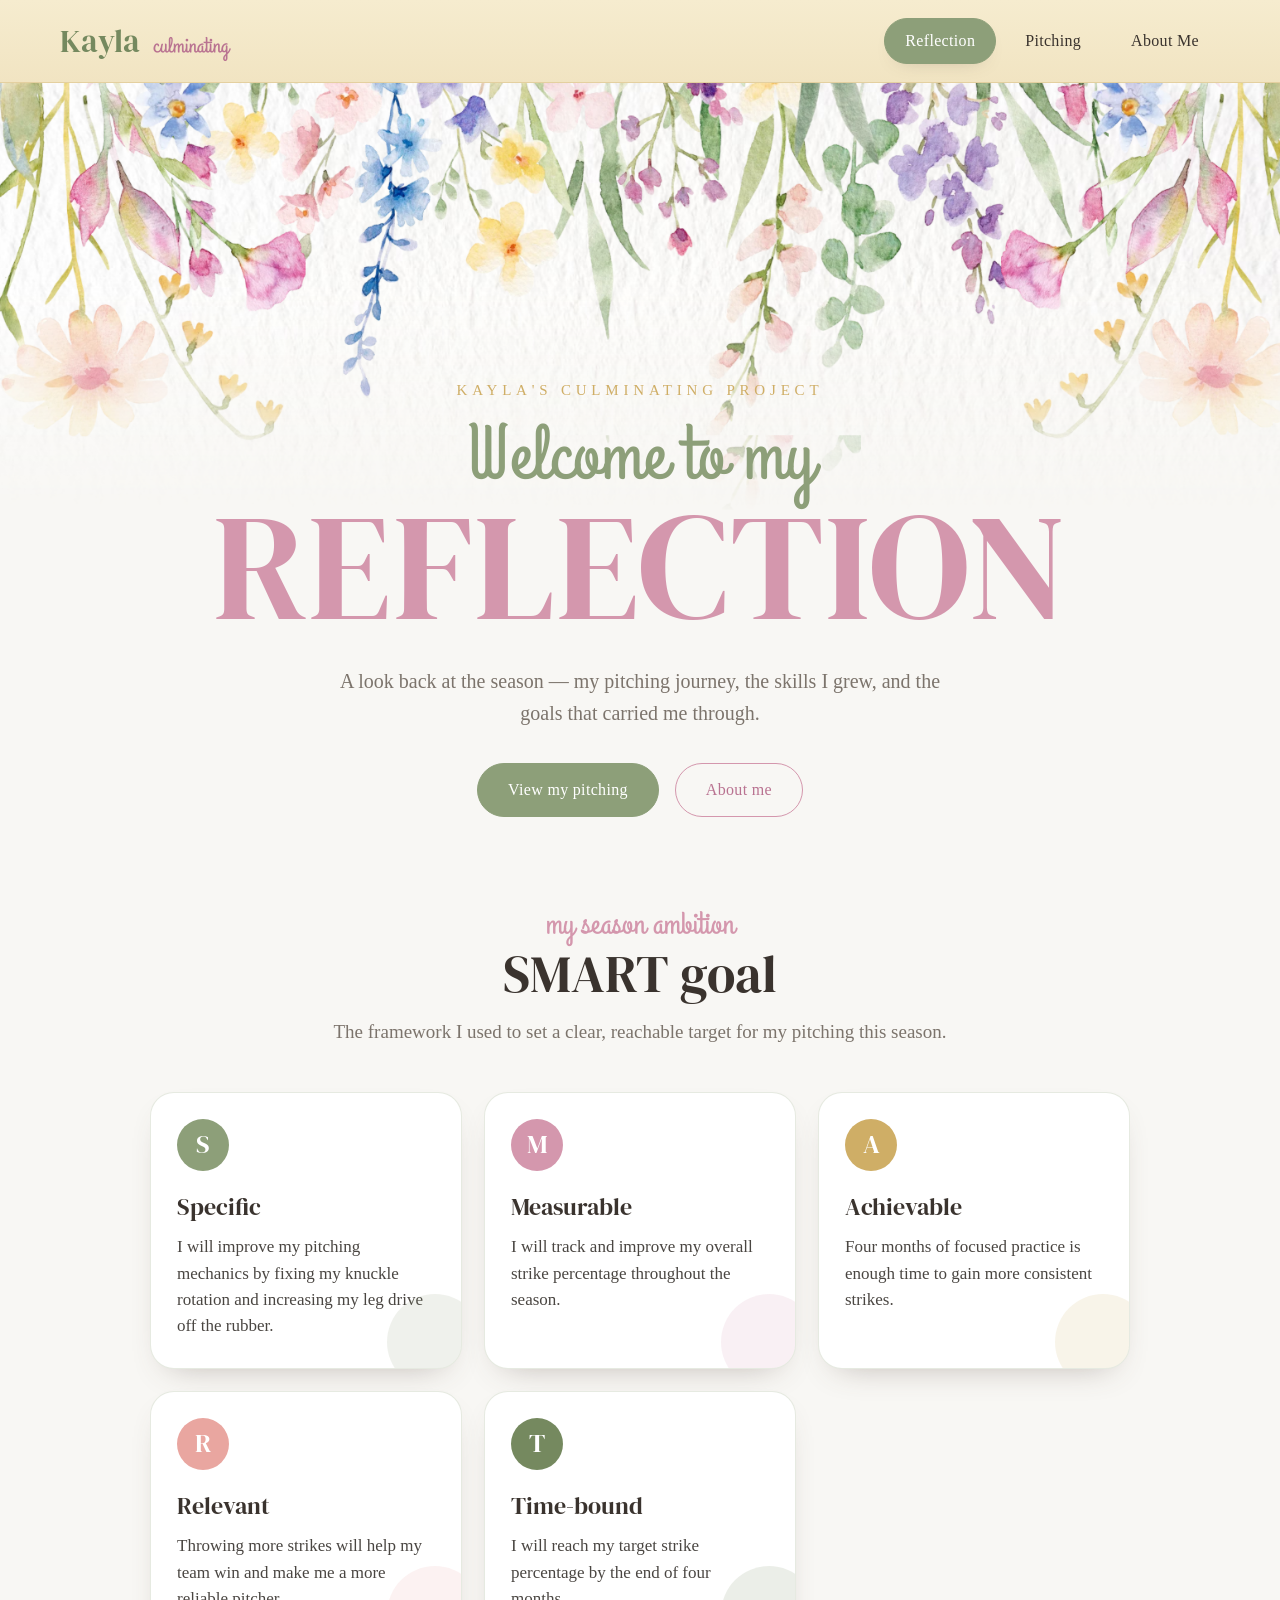
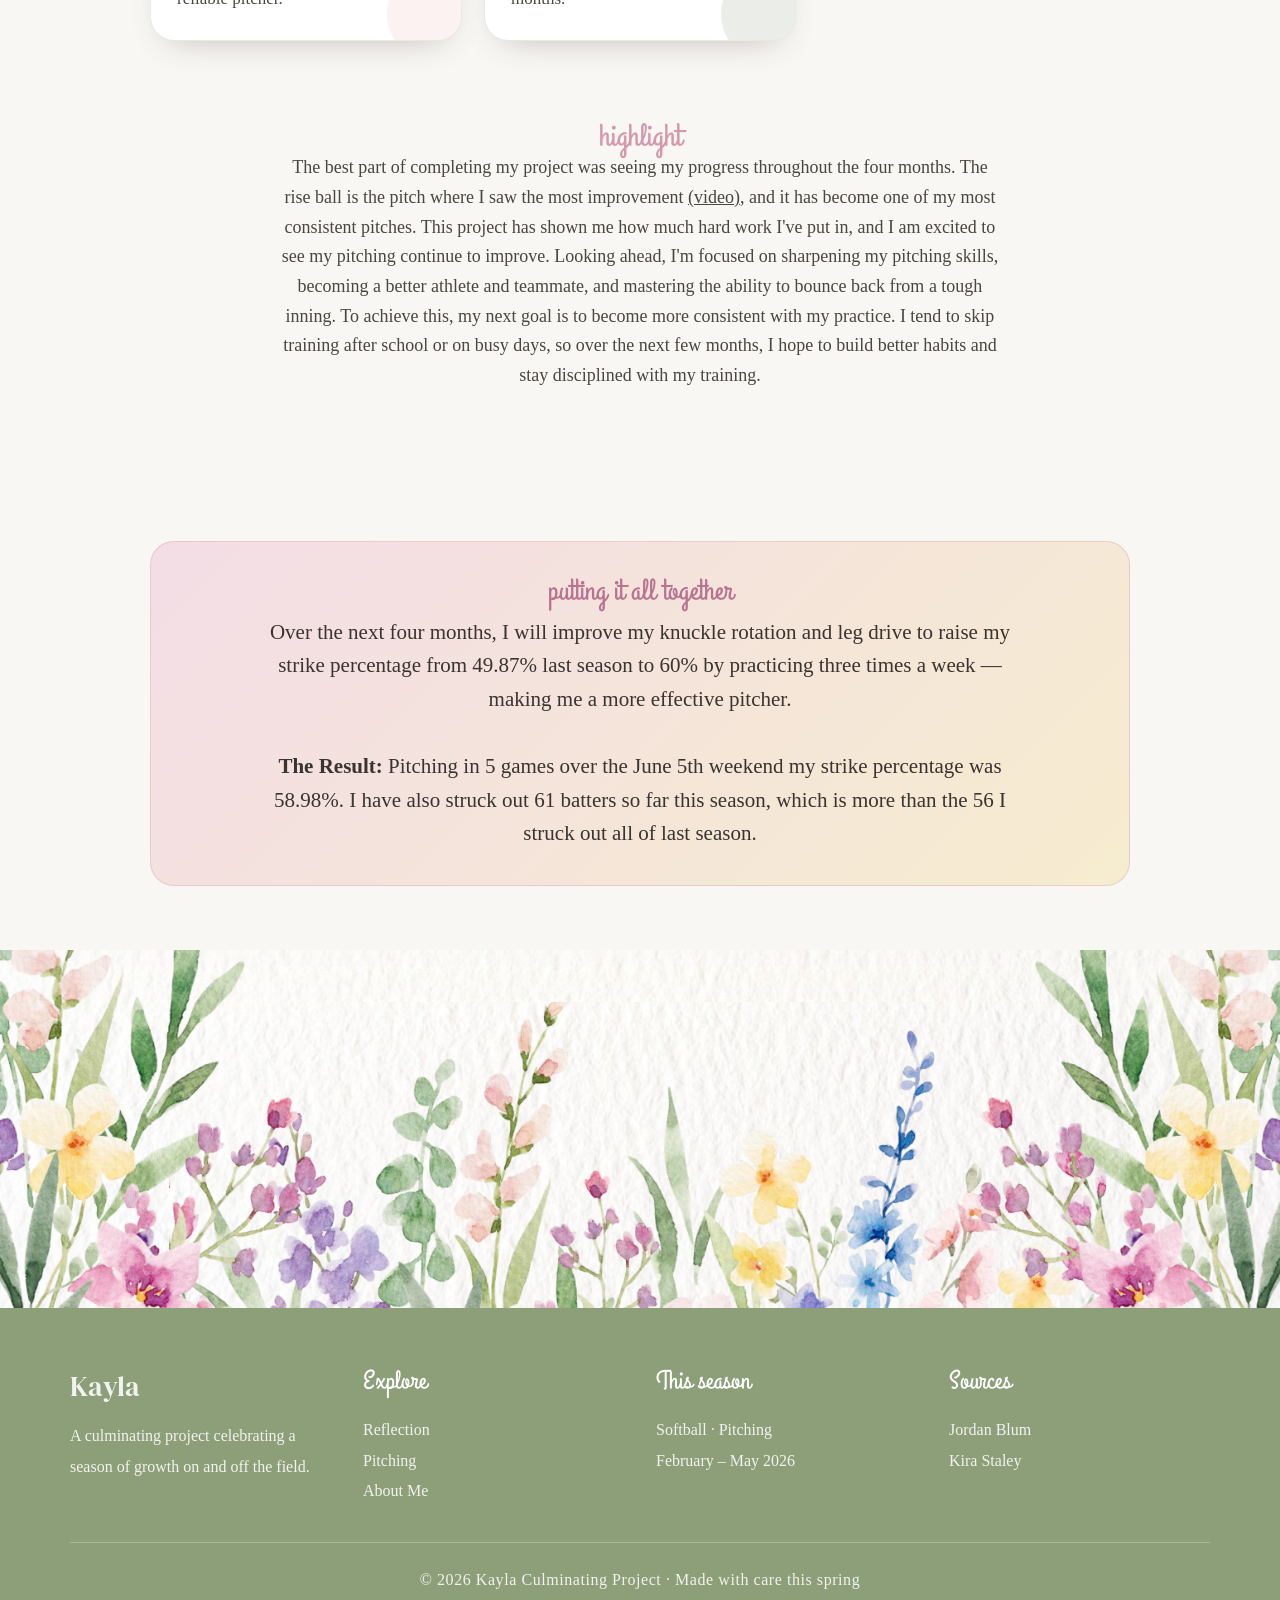
<file: index.html>
<!DOCTYPE html>
<html lang="en">
<head>
    <meta charset="UTF-8">
    <meta name="viewport" content="width=device-width, initial-scale=1.0">
    <title>Reflection — Kayla's Culminating Project</title>
    <link rel="preconnect" href="https://fonts.googleapis.com">
    <link rel="preconnect" href="https://fonts.gstatic.com" crossorigin>
    <link href="https://fonts.googleapis.com/css2?family=DM+Serif+Display:ital@0;1&family=Grand+Hotel&display=swap" rel="stylesheet">
    <link rel="stylesheet" href="styles.css">
</head>
<body>
    <nav class="nav">
        <div class="nav-container">
            <a href="index.html" class="nav-logo" style="text-decoration:none;">Kayla <span class="logo-script">culminating</span></a>
            <ul class="nav-menu">
                <li><a href="index.html" class="nav-link active">Reflection</a></li>
                <li><a href="pitching.html" class="nav-link">Pitching</a></li>
                <li><a href="about-me.html" class="nav-link">About Me</a></li>
            </ul>
        </div>
    </nav>

    <main class="main-content">
        <!-- Floral hero -->
        <section class="hero">
            <div class="hero-inner container" id="hero-content">
                <p class="kicker">Loading...</p>
                <p class="hero-script"></p>
                <h1 class="hero-title"></h1>
                <p class="hero-sub"></p>
                <div class="hero-cta">
                    <a href="pitching.html" class="btn btn-primary">View my pitching</a>
                    <a href="about-me.html" class="btn btn-rose">About me</a>
                </div>
            </div>
        </section>

        <!-- SMART goal -->
        <section class="section">
            <div class="section-head" id="smart-header">
                <p class="section-eyebrow">Loading...</p>
                <h2 class="section-title"></h2>
                <p class="section-lead"></p>
            </div>

            <div class="smart-grid" id="smart-cards">
                <!-- SMART cards will be loaded here -->
            </div>

        </section>

        <!-- Reflection -->
        <section class="section">
            <div class="section-head" id="highlight">
                <p class="section-highlight">Loading...</p>
                <p class="hero-sub2"></p>
            </div>
        </section>

        <!-- SMART summary -->
        <section class="section">
            <div class="smart-summary" id="smart-summary">
                <p class="label">Loading...</p>
                <p></p>
            </div>
        </section>        

        <div class="floral-band"></div>
    </main>

    <footer class="footer">
        <div class="footer-inner">
            <div>
                <p class="foot-logo">Kayla</p>
                <p>A culminating project celebrating a season of growth on and off the field.</p>
            </div>
            <div>
                <h4>Explore</h4>
                <a href="index.html">Reflection</a>
                <a href="pitching.html">Pitching</a>
                <a href="about-me.html">About Me</a>
            </div>
            <div>
                <h4>This season</h4>
                <p>Softball · Pitching</p>
                <p>February – May 2026</p>
            </div>
            <div>
                <h4>Sources</h4>
                <p>Jordan Blum</p>
                <a href="https://www.tincherpitching.com/british-columbia/kirastaley">Kira Staley</a>
            </div>
        </div>
        <div class="footer-bottom">
            <p>&copy; 2026 Kayla Culminating Project · Made with care this spring</p>
        </div>
    </footer>

    <script>
    // Load hero content
    fetch('content/hero.txt')
        .then(response => response.text())
        .then(text => {
            const content = {};
            text.split('\n').forEach(line => {
                if (line.includes(':')) {
                    const [key, ...valueParts] = line.split(':');
                    content[key.trim()] = valueParts.join(':').trim();
                }
            });

            const hero = document.getElementById('hero-content');
            hero.querySelector('.kicker').textContent = content.kicker || '';
            hero.querySelector('.hero-script').textContent = content.script || '';
            hero.querySelector('.hero-title').textContent = content.title || '';
            hero.querySelector('.hero-sub').textContent = content.subtitle || '';
        })
        .catch(err => console.error('Error loading hero:', err));

    // Load SMART section header
    fetch('content/smart-section.txt')
        .then(response => response.text())
        .then(text => {
            const content = {};
            text.split('\n').forEach(line => {
                if (line.includes(':')) {
                    const [key, ...valueParts] = line.split(':');
                    content[key.trim()] = valueParts.join(':').trim();
                }
            });

            const header = document.getElementById('smart-header');
            header.querySelector('.section-eyebrow').textContent = content.eyebrow || '';
            header.querySelector('.section-title').textContent = content.title || '';
            header.querySelector('.section-lead').textContent = content.lead || '';
        })
        .catch(err => console.error('Error loading section header:', err));

    // Load SMART goal cards
    fetch('content/smart-goals.txt')
        .then(response => response.text())
        .then(text => {
            const cards = text.split('\n').filter(line => line.trim());
            const colorClasses = ['c-sage', 'c-rose', 'c-gold', 'c-blush', 'c-green'];
            let html = '';

            cards.forEach((line, index) => {
                const [letter, title, description] = line.split('|');
                const colorClass = colorClasses[index] || 'c-sage';
                html += `
                    <div class="smart-card">
                        <div class="badge ${colorClass}">${letter}</div>
                        <h3>${title}</h3>
                        <p>${description}</p>
                        <span class="tail ${colorClass}"></span>
                    </div>
                `;
            });

            document.getElementById('smart-cards').innerHTML = html;
        })
        .catch(err => console.error('Error loading SMART cards:', err));

    // Load highlight
    fetch('content/highlight.txt')
        .then(response => response.text())
        .then(text => {
            const content = {};
            text.split('\n').forEach(line => {
                if (line.includes(':')) {
                    const [key, ...valueParts] = line.split(':');
                    content[key.trim()] = valueParts.join(':').trim();
                }
            });

            const summary = document.getElementById('highlight');
            summary.querySelector('.section-highlight').textContent = content.label || '';
            summary.querySelector('.hero-sub2').innerHTML = content.reflection || '';
        })
        .catch(err => console.error('Error loading summary:', err));

    // Load SMART summary
    fetch('content/smart-summary.txt')
        .then(response => response.text())
        .then(text => {
            const content = {};
            text.split('\n').forEach(line => {
                if (line.includes(':')) {
                    const [key, ...valueParts] = line.split(':');
                    content[key.trim()] = valueParts.join(':').trim();
                }
            });

            const summary = document.getElementById('smart-summary');
            summary.querySelector('.label').textContent = content.label || '';
            summary.querySelectorAll('p')[1].innerHTML = content.reflection || '';
        })
        .catch(err => console.error('Error loading summary:', err));
    </script>
</body>
</html>
</file>
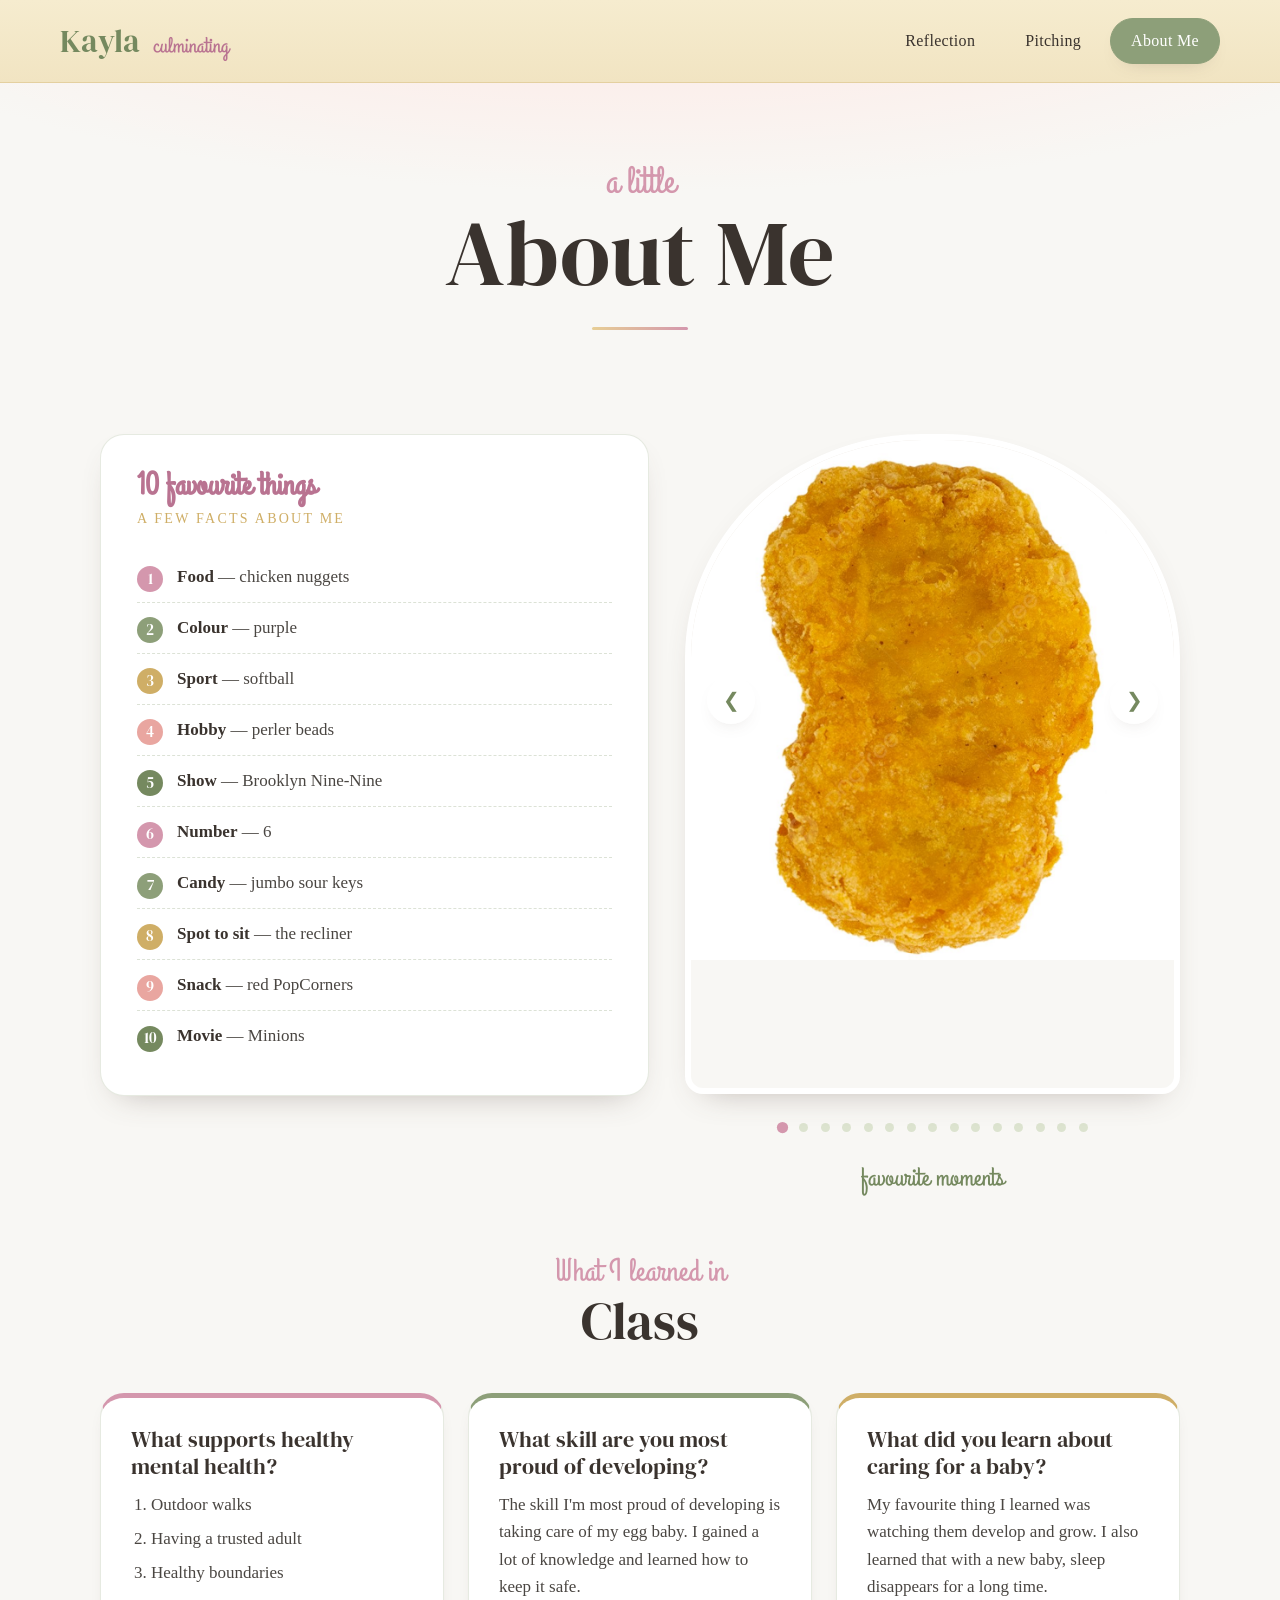
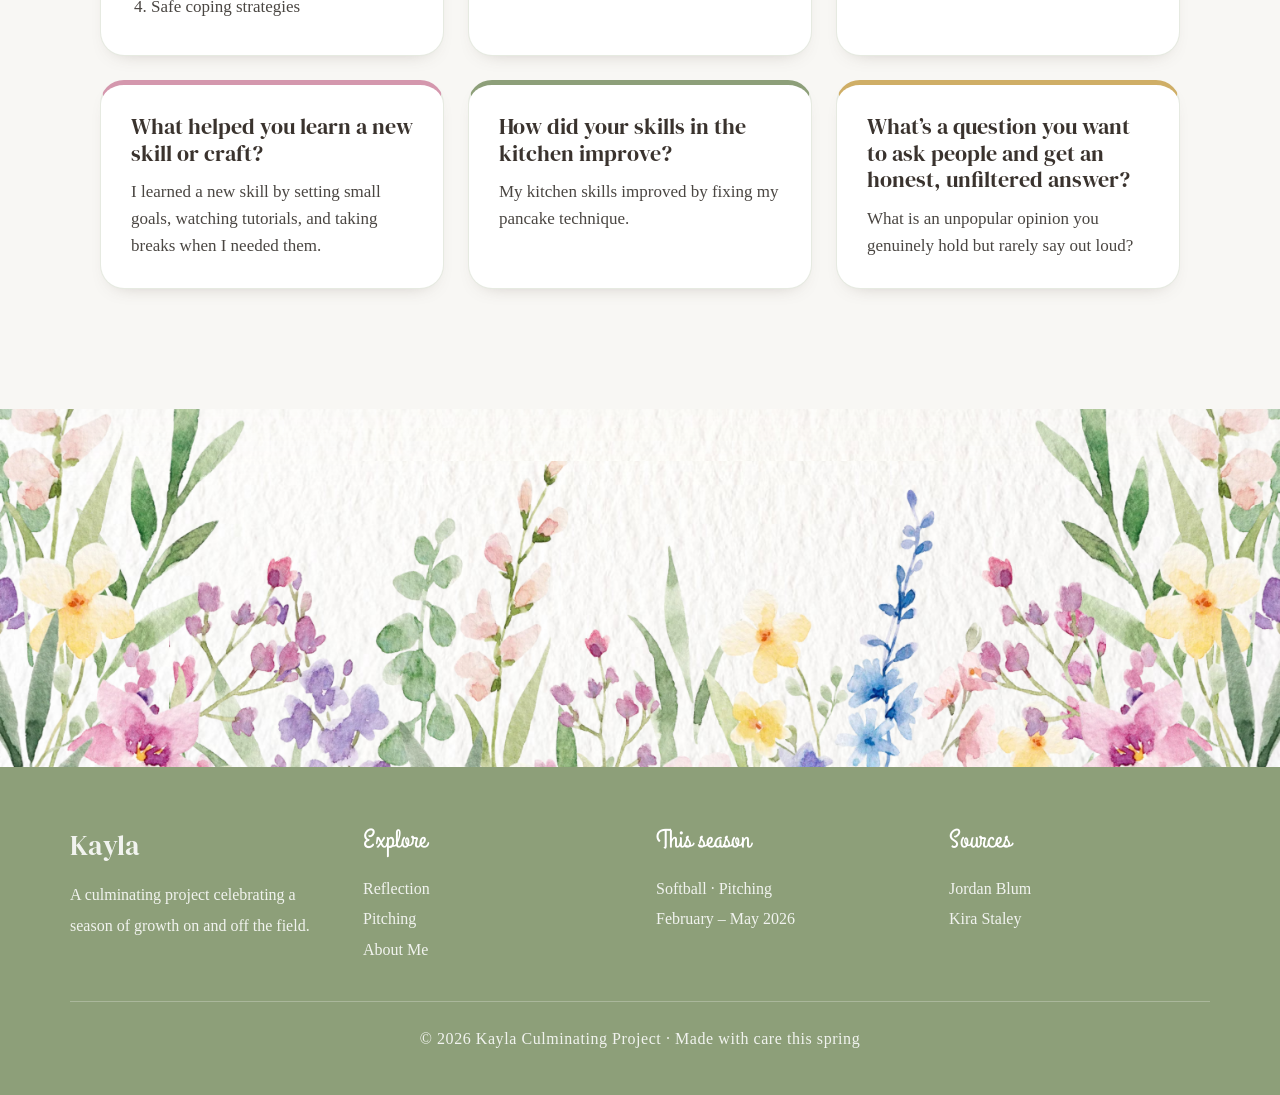
<file: about-me.html>
<!DOCTYPE html>
<html lang="en">
<head>
    <meta charset="UTF-8">
    <meta name="viewport" content="width=device-width, initial-scale=1.0">
    <title>About Me — Kayla's Culminating Project</title>
    <link rel="preconnect" href="https://fonts.googleapis.com">
    <link rel="preconnect" href="https://fonts.gstatic.com" crossorigin>
    <link href="https://fonts.googleapis.com/css2?family=DM+Serif+Display:ital@0;1&family=Grand+Hotel&display=swap" rel="stylesheet">
    <link rel="stylesheet" href="styles.css">
</head>
<body>
    <nav class="nav">
        <div class="nav-container">
            <a href="index.html" class="nav-logo" style="text-decoration:none;">Kayla <span class="logo-script">culminating</span></a>
            <ul class="nav-menu">
                <li><a href="index.html" class="nav-link">Reflection</a></li>
                <li><a href="pitching.html" class="nav-link">Pitching</a></li>
                <li><a href="about-me.html" class="nav-link active">About Me</a></li>
            </ul>
        </div>
    </nav>

    <main class="main-content">
        <section class="page-banner">
            <p class="eyebrow">a little</p>
            <h1 class="page-title">About Me</h1>
            <div class="rule"></div>
        </section>

        <section class="section">
            <!-- Facts + tall visual -->
            <div class="about-top">
                <div class="facts-card">
                    <h3>10 favourite things</h3>
                    <p class="sub">a few facts about me</p>
                    <ul class="facts-list">
                        <li><span class="n c-rose">1</span><span><span class="label">Food</span> — chicken nuggets</span></li>
                        <li><span class="n c-sage">2</span><span><span class="label">Colour</span> — purple</span></li>
                        <li><span class="n c-gold">3</span><span><span class="label">Sport</span> — softball</span></li>
                        <li><span class="n c-blush">4</span><span><span class="label">Hobby</span> — perler beads</span></li>
                        <li><span class="n c-green">5</span><span><span class="label">Show</span> — Brooklyn Nine-Nine</span></li>
                        <li><span class="n c-rose">6</span><span><span class="label">Number</span> — 6</span></li>
                        <li><span class="n c-sage">7</span><span><span class="label">Candy</span> — jumbo sour keys</span></li>
                        <li><span class="n c-gold">8</span><span><span class="label">Spot to sit</span> — the recliner</span></li>
                        <li><span class="n c-blush">9</span><span><span class="label">Snack</span> — red PopCorners</span></li>
                        <li><span class="n c-green">10</span><span><span class="label">Movie</span> — Minions</span></li>
                    </ul>
                </div>

                <div class="about-visual">
                    <div class="tall-frame">
                        <div class="carousel-slide">
                            <img src="media/IMG_2444.JPG" alt="Photo 1" class="carousel-img active" >
                            <img src="media/IMG_2445.JPG" alt="Photo 2" class="carousel-img">
                            <img src="media/IMG_2446.JPG" alt="Photo 3" class="carousel-img">
                            <img src="media/IMG_2448.JPG" alt="Photo 4" class="carousel-img">
                            <img src="media/IMG_2449.JPG" alt="Photo 5" class="carousel-img">
                            <img src="media/IMG_2450.JPG" alt="Photo 6" class="carousel-img">
                            <img src="media/IMG_2451.JPG" alt="Photo 7" class="carousel-img">
                            <img src="media/IMG_2452.JPG" alt="Photo 8" class="carousel-img">
                            <img src="media/IMG_2453.JPG" alt="Photo 9" class="carousel-img">
                            <img src="media/IMG_2454.JPG" alt="Photo 10" class="carousel-img">
                            <button class="carousel-btn prev" onclick="changeSlide(-1)" aria-label="Previous">&#10094;</button>
                            <button class="carousel-btn next" onclick="changeSlide(1)" aria-label="Next">&#10095;</button>
                        </div>
                    </div>
                    <div class="carousel-dots">
                        <span class="dot active" onclick="currentSlide(1)"></span>
                        <span class="dot" onclick="currentSlide(2)"></span>
                        <span class="dot" onclick="currentSlide(3)"></span>
                        <span class="dot" onclick="currentSlide(4)"></span>
                        <span class="dot" onclick="currentSlide(5)"></span>
                        <span class="dot" onclick="currentSlide(6)"></span>
                        <span class="dot" onclick="currentSlide(7)"></span>
                        <span class="dot" onclick="currentSlide(8)"></span>
                        <span class="dot" onclick="currentSlide(9)"></span>
                        <span class="dot" onclick="currentSlide(10)"></span>
                        <span class="dot" onclick="currentSlide(11)"></span>
                        <span class="dot" onclick="currentSlide(12)"></span>
                        <span class="dot" onclick="currentSlide(13)"></span>
                        <span class="dot" onclick="currentSlide(14)"></span>
                        <span class="dot" onclick="currentSlide(15)"></span>
                    </div>
                    <p class="cap">favourite moments</p>
                </div>
            </div>

            <!-- Q&A -->
            <div class="qa-section">
                <div class="section-head">
                    <p class="section-eyebrow">What I learned in</p>
                    <h2 class="section-title">Class</h2>
                </div>
                <div class="qa-grid">
                    <div class="qa-box">
                        <h3>What supports healthy mental health?</h3>
                        <ol>
                            <li>Outdoor walks</li>
                            <li>Having a trusted adult</li>
                            <li>Healthy boundaries</li>
                            <li>Safe coping strategies</li>
                        </ol>
                    </div>
                    <div class="qa-box">
                        <h3>What skill are you most proud of developing?</h3>
                        <p>The skill I'm most proud of developing is taking care of my egg baby. I gained a lot of knowledge and learned how to keep it safe.</p>
                    </div>
                    <div class="qa-box">
                        <h3>What did you learn about caring for a baby?</h3>
                        <p>My favourite thing I learned was watching them develop and grow. I also learned that with a new baby, sleep disappears for a long time.</p>
                    </div>
                    <div class="qa-box">
                        <h3>What helped you learn a new skill or craft?</h3>
                        <p>I learned a new skill by setting small goals, watching tutorials, and taking breaks when I needed them.</p>
                    </div>
                    <div class="qa-box">
                        <h3>How did your skills in the kitchen improve?</h3>
                        <p>My kitchen skills improved by fixing my pancake technique.</p>
                    </div>
                    <div class="qa-box">
                        <h3>What’s a question you want to ask  people and get an honest, unfiltered answer?</h3>
                        <p>What is an unpopular opinion you genuinely hold but rarely say out loud?</p>
                    </div>                    
                </div>
            </div>
        </section>

        <div class="floral-band"></div>
    </main>

    <footer class="footer">
        <div class="footer-inner">
            <div>
                <p class="foot-logo">Kayla</p>
                <p>A culminating project celebrating a season of growth on and off the field.</p>
            </div>
            <div>
                <h4>Explore</h4>
                <a href="index.html">Reflection</a>
                <a href="pitching.html">Pitching</a>
                <a href="about-me.html">About Me</a>
            </div>
            <div>
                <h4>This season</h4>
                <p>Softball · Pitching</p>
                <p>February – May 2026</p>
            </div>
            <div>
                <h4>Sources</h4>
                <p>Jordan Blum</p>
                <a href="https://www.tincherpitching.com/british-columbia/kirastaley">Kira Staley</a>
            </div>
        </div>
        <div class="footer-bottom">
            <p>&copy; 2026 Kayla Culminating Project · Made with care this spring</p>
        </div>
    </footer>

    <script>
    let slideIndex = 1;
    function changeSlide(n) { showSlide(slideIndex += n); }
    function currentSlide(n) { showSlide(slideIndex = n); }
    function showSlide(n) {
        const slides = document.querySelectorAll('.carousel-img');
        const dots = document.querySelectorAll('.dot');
        if (n > slides.length) slideIndex = 1;
        if (n < 1) slideIndex = slides.length;
        slides.forEach(s => s.classList.remove('active'));
        dots.forEach(d => d.classList.remove('active'));
        slides[slideIndex - 1].classList.add('active');
        dots[slideIndex - 1].classList.add('active');
    }
    setInterval(() => changeSlide(1), 4000);
    </script>
</body>
</html>
</file>
<file: styles.css>
/* ============================================================
   Kayla Culminating — Spring Floral theme
   Palette  sage #8D9F79 · rose #D497AD · gold #E7CE95 · blush #FFD4CE
   Type     DM Serif Display (headings) · Grand Hotel (script)
            Georgia (body, web-safe stand-in for Georgia Pro)
   ============================================================ */

:root {
    /* ---- Brand colour ---- */
    --sage:        #8D9F79;
    --sage-deep:   #75895F;
    --sage-soft:   #DCE3CF;
    --rose:        #D497AD;
    --rose-deep:   #B97391;
    --rose-soft:   #F3DDE6;
    --gold:        #E7CE95;
    --gold-deep:   #CFAE66;
    --gold-soft:   #F6ECCF;
    --blush:       #FFD4CE;
    --blush-soft:  #FFE7E3;

    /* ---- Surface & ink ---- */
    --paper:       #F8F7F4;   /* matches the watercolour-paper crops  */
    --paper-2:     #FCFBF8;
    --card:        #FFFFFF;
    --ink:         #4A4642;   /* warm charcoal body text              */
    --ink-soft:    #7C746C;
    --heading:     #3A332E;   /* near-black warm                      */

    /* ---- Type ---- */
    --serif:  "DM Serif Display", "Georgia Pro", Georgia, serif;
    --body:   "Georgia Pro", Georgia, "Times New Roman", serif;
    --script: "Grand Hotel", cursive;

    /* ---- Shape ---- */
    --radius:    24px;
    --radius-sm: 14px;
    --arch:      48% 48% 18px 18px / 34% 34% 18px 18px;

    --shadow:    0 14px 34px -20px rgba(91, 74, 64, 0.45);
    --shadow-sm: 0 8px 20px -14px rgba(91, 74, 64, 0.40);
    --ring:      1px solid rgba(141, 159, 121, 0.22);
}

* { margin: 0; padding: 0; box-sizing: border-box; }

html { scroll-behavior: smooth; }

body {
    font-family: var(--body);
    font-size: 18px;
    line-height: 1.65;
    color: var(--ink);
    background-color: var(--paper);
    -webkit-font-smoothing: antialiased;
}

.container {
    max-width: 1140px;
    margin: 0 auto;
    padding: 0 32px;
}

a { color: inherit; }

/* ============================================================
   Navigation — soft gold band
   ============================================================ */
.nav {
    position: sticky;
    top: 0;
    z-index: 100;
    background: linear-gradient(180deg, var(--gold-soft) 0%, #F1E4C2 100%);
    border-bottom: 1px solid rgba(207, 174, 102, 0.45);
}

.nav-container {
    max-width: 1240px;
    margin: 0 auto;
    padding: 18px 40px;
    display: flex;
    justify-content: space-between;
    align-items: center;
    gap: 24px;
    flex-wrap: wrap;
}

.nav-logo {
    font-family: var(--serif);
    font-size: 32px;
    font-weight: 400;
    letter-spacing: 0.01em;
    color: var(--sage-deep);
    line-height: 1;
    display: flex;
    align-items: baseline;
    gap: 12px;
}
.nav-logo .logo-script {
    font-family: var(--script);
    font-size: 22px;
    color: var(--rose-deep);
    letter-spacing: 0;
}

.nav-menu {
    display: flex;
    list-style: none;
    gap: 8px;
    align-items: center;
}

.nav-link {
    display: inline-block;
    text-decoration: none;
    color: var(--heading);
    font-family: var(--body);
    font-size: 16px;
    letter-spacing: 0.02em;
    padding: 9px 20px;
    border-radius: 999px;
    border: 1px solid transparent;
    transition: all 0.22s cubic-bezier(0.2, 0, 0, 1);
}
.nav-link:hover {
    color: var(--sage-deep);
    border-color: rgba(141, 159, 121, 0.5);
    background: rgba(255, 255, 255, 0.45);
}
.nav-link.active {
    background: var(--sage);
    color: #fff;
    border-color: var(--sage);
    box-shadow: var(--shadow-sm);
}

/* ============================================================
   Page banners (Pitching / About)
   ============================================================ */
.main-content { min-height: calc(100vh - 260px); }

.page-banner {
    text-align: center;
    padding: 80px 32px 48px;
    background:
        radial-gradient(120% 140% at 50% -40%, var(--blush-soft) 0%, transparent 55%),
        var(--paper);
    position: relative;
}
.page-banner .eyebrow {
    font-family: var(--script);
    font-size: 38px;
    color: var(--rose);
    line-height: 1;
    margin-bottom: 6px;
}
.page-title {
    font-family: var(--serif);
    font-weight: 400;
    font-size: clamp(52px, 8vw, 92px);
    line-height: 1.02;
    color: var(--heading);
    letter-spacing: 0.005em;
}
.page-banner .rule {
    width: 96px;
    height: 3px;
    margin: 26px auto 0;
    border-radius: 3px;
    background: linear-gradient(90deg, var(--gold) 0%, var(--rose) 100%);
}

/* ============================================================
   Floral hero (home)
   ============================================================ */
.hero {
    position: relative;
    text-align: center;
    padding: 64px 32px 36px;
    background:
        url("media/floral-top.png") top center / 100% auto no-repeat,
        var(--paper);
    overflow: hidden;
}
.hero-inner { position: relative; padding-top: clamp(120px, 18vw, 240px); }

.hero .kicker {
    font-family: var(--body);
    font-size: 15px;
    letter-spacing: 0.32em;
    text-transform: uppercase;
    color: var(--gold-deep);
    margin-bottom: 18px;
}
.hero .hero-script {
    font-family: var(--script);
    font-size: clamp(44px, 7vw, 78px);
    color: var(--sage);
    line-height: 0.9;
    margin-bottom: 4px;
}
.hero .hero-title {
    font-family: var(--serif);
    font-weight: 400;
    font-size: clamp(64px, 12vw, 150px);
    line-height: 0.96;
    color: var(--rose);
    letter-spacing: 0.01em;
    text-transform: uppercase;
}
.hero .hero-sub {
    max-width: 620px;
    margin: 26px auto 0;
    font-size: 20px;
    color: var(--ink-soft);
    line-height: 1.6;
}
.hero .hero-sub2 {
    max-width: 620px;
    margin: 26px auto 0;
    font-size: 20px;
    color: var(--ink-soft);
    line-height: 1.6;
}
.hero-cta {
    display: flex;
    gap: 16px;
    justify-content: center;
    flex-wrap: wrap;
    margin-top: 34px;
}

/* ============================================================
   Buttons
   ============================================================ */
.btn {
    display: inline-flex;
    align-items: center;
    gap: 8px;
    font-family: var(--body);
    font-size: 16px;
    letter-spacing: 0.02em;
    text-decoration: none;
    padding: 13px 30px;
    border-radius: 999px;
    border: 1.5px solid var(--sage);
    color: var(--sage-deep);
    background: transparent;
    cursor: pointer;
    transition: all 0.22s cubic-bezier(0.2, 0, 0, 1);
}
.btn:hover { transform: translateY(-2px); box-shadow: var(--shadow-sm); }
.btn-primary {
    background: var(--sage);
    color: #fff;
    border-color: var(--sage);
}
.btn-primary:hover { background: var(--sage-deep); border-color: var(--sage-deep); }
.btn-rose {
    border-color: var(--rose);
    color: var(--rose-deep);
}
.btn-rose:hover { background: var(--rose); color: #fff; border-color: var(--rose); }

/* ============================================================
   Sections
   ============================================================ */
.section { padding: 56px 32px 24px; }
.section-head { text-align: center; max-width: 720px; margin: 0 auto 44px; }
.section-eyebrow {
    font-family: var(--script);
    font-size: 32px;
    color: var(--rose);
    line-height: 1;
}
.section-highlight {
    font-family: var(--script);
    font-size: 32px;
    color: var(--rose);
    line-height: 1;
}
.section-title {
    font-family: var(--serif);
    font-weight: 400;
    font-size: clamp(34px, 5vw, 52px);
    color: var(--heading);
    line-height: 1.1;
    margin-top: 4px;
}
.section-lead {
    margin-top: 14px;
    color: var(--ink-soft);
    font-size: 19px;
}

/* ---- Generic card ---- */
.card {
    background: var(--card);
    border-radius: var(--radius);
    border: var(--ring);
    box-shadow: var(--shadow);
    padding: 30px;
}

/* ============================================================
   SMART goal (home)
   ============================================================ */
.smart-grid {
    max-width: 980px;
    margin: 0 auto;
    display: grid;
    grid-template-columns: repeat(auto-fit, minmax(280px, 1fr));
    gap: 22px;
}
.smart-card {
    background: var(--card);
    border-radius: var(--radius);
    border: var(--ring);
    box-shadow: var(--shadow);
    padding: 26px 26px 28px;
    position: relative;
    overflow: hidden;
}
.smart-card .badge {
    width: 52px; height: 52px;
    border-radius: 50%;
    display: grid; place-items: center;
    font-family: var(--serif);
    font-size: 26px;
    color: #fff;
    margin-bottom: 16px;
}
.smart-card h3 {
    font-family: var(--serif);
    font-weight: 400;
    font-size: 24px;
    color: var(--heading);
    margin-bottom: 8px;
}
.smart-card p { font-size: 17px; color: var(--ink); line-height: 1.55; }
.smart-card .tail {
    position: absolute; right: -22px; bottom: -22px;
    width: 96px; height: 96px; border-radius: 50%;
    opacity: 0.14;
}
.c-sage  { background: var(--sage); }
.c-rose  { background: var(--rose); }
.c-gold  { background: var(--gold-deep); }
.c-blush { background: #E9A6A0; }
.c-green { background: var(--sage-deep); }

.smart-summary {
    max-width: 980px;
    margin: 26px auto 0;
    background: linear-gradient(135deg, var(--rose-soft) 0%, var(--gold-soft) 100%);
    border-radius: var(--radius);
    border: 1px solid rgba(212, 151, 173, 0.35);
    padding: 34px 38px;
    text-align: center;
}
.smart-summary .label {
    font-family: var(--script);
    font-size: 30px;
    color: var(--rose-deep);
    line-height: 1;
    margin-bottom: 10px;
}
.smart-summary p {
    font-size: 21px;
    line-height: 1.6;
    color: var(--heading);
    max-width: 760px;
    margin: 0 auto;
}

/* ============================================================
   Pitching — intro + month cards
   ============================================================ */
.pitch-intro {
    max-width: 980px;
    margin: 0 auto 52px;
    display: grid;
    grid-template-columns: 1.15fr 1fr;
    gap: 30px;
    align-items: stretch;
}
.pitch-intro .lead-card {
    background: var(--card);
    border-radius: var(--radius);
    border: var(--ring);
    box-shadow: var(--shadow);
    padding: 34px;
}
.pitch-intro .lead-card p { font-size: 18px; color: var(--ink); margin-bottom: 14px; }
.pitch-intro .lead-card p:last-child { margin-bottom: 0; }
.pitch-intro .lead-card strong { color: var(--rose-deep); }
.pitch-intro .technique {
    background: linear-gradient(150deg, var(--sage-soft) 0%, var(--gold-soft) 100%);
    border-radius: var(--radius);
    padding: 32px 34px;
    border: 1px solid rgba(141, 159, 121, 0.3);
}
.pitch-intro .technique h3 {
    font-family: var(--script);
    font-size: 30px;
    color: var(--sage-deep);
    margin-bottom: 14px;
    line-height: 1;
}
.pitch-intro .technique ul { list-style: none; }
.pitch-intro .technique li {
    position: relative;
    padding-left: 30px;
    margin-bottom: 12px;
    font-size: 17px;
    color: var(--heading);
}
.pitch-intro .technique li::before {
    content: "";
    position: absolute; left: 0; top: 9px;
    width: 14px; height: 14px;
    border-radius: 50%;
    background: var(--rose);
    box-shadow: 0 0 0 4px rgba(212, 151, 173, 0.25);
}

.video-grid {
    max-width: 1080px;
    margin: 0 auto;
    display: grid;
    grid-template-columns: repeat(auto-fit, minmax(230px, 1fr));
    gap: 26px;
}
.video-card {
    background: var(--card);
    border-radius: var(--radius);
    border: var(--ring);
    box-shadow: var(--shadow);
    padding: 16px 16px 24px;
    text-align: center;
    transition: transform 0.22s cubic-bezier(0.2, 0, 0, 1), box-shadow 0.22s;
}
.video-card:hover { transform: translateY(-5px); box-shadow: 0 22px 40px -22px rgba(91,74,64,0.55); }
.video-thumb {
    border-radius: var(--arch);
    overflow: hidden;
    background: var(--paper);
    border: 5px solid var(--blush-soft);
    aspect-ratio: 3 / 4;
    margin-bottom: 16px;
}
.pitching-video { width: 100%; height: 100%; object-fit: cover; display: block; background:#efe9e2; }
.video-card .month {
    font-family: var(--serif);
    font-weight: 400;
    font-size: 28px;
    color: var(--rose-deep);
    line-height: 1;
}
.video-time {
    display: inline-block;
    margin: 8px 0 12px;
    font-size: 13px;
    letter-spacing: 0.14em;
    text-transform: uppercase;
    color: var(--gold-deep);
}
.video-progress {
    font-size: 15px;
    line-height: 1.5;
    color: var(--ink-soft);
    border-top: 1px solid rgba(141,159,121,0.25);
    padding-top: 12px;
    margin: 0 4px;
}

/* ---- View-collection toggle ---- */
.video-card { display: flex; flex-direction: column; }
.collection-toggle {
    margin: 18px 4px 2px;
    align-self: center;
    display: inline-flex;
    align-items: center;
    gap: 8px;
    font-family: var(--body);
    font-size: 15px;
    letter-spacing: 0.02em;
    color: var(--sage-deep);
    background: transparent;
    border: 1.5px solid var(--sage);
    border-radius: 999px;
    padding: 9px 22px;
    cursor: pointer;
    transition: all 0.22s cubic-bezier(0.2, 0, 0, 1);
}
.collection-toggle:hover { background: var(--sage); color: #fff; transform: translateY(-2px); box-shadow: var(--shadow-sm); }
.collection-toggle .chev { font-size: 12px; transition: transform 0.22s ease; line-height: 1; }
.collection-toggle[aria-expanded="true"] { background: var(--rose); border-color: var(--rose); color: #fff; }
.collection-toggle[aria-expanded="true"] .chev { transform: rotate(180deg); }

.video-card.active {
    box-shadow: 0 22px 44px -22px rgba(185, 115, 145, 0.65);
    border-color: rgba(212, 151, 173, 0.6);
    transform: translateY(-4px);
}

/* ---- Expanding month collection ---- */
.month-collection {
    max-width: 1080px;
    margin: 34px auto 0;
    background: var(--card);
    border-radius: var(--radius);
    border: var(--ring);
    box-shadow: var(--shadow);
    padding: 34px 36px 38px;
    opacity: 0;
    transform: translateY(-8px);
    transition: opacity 0.36s ease, transform 0.36s cubic-bezier(0.2, 0, 0, 1);
}
.month-collection.open { opacity: 1; transform: translateY(0); }
.collection-head {
    display: flex;
    align-items: flex-end;
    justify-content: space-between;
    gap: 18px;
    padding-bottom: 20px;
    margin-bottom: 26px;
    border-bottom: 1px dashed rgba(141, 159, 121, 0.4);
}
.collection-eyebrow {
    font-family: var(--body);
    font-size: 13px;
    letter-spacing: 0.18em;
    text-transform: uppercase;
    color: var(--gold-deep);
    margin-bottom: 2px;
}
.collection-title {
    font-family: var(--serif);
    font-weight: 400;
    font-size: clamp(32px, 4.5vw, 46px);
    color: var(--rose-deep);
    line-height: 1;
}
.collection-close {
    flex: 0 0 auto;
    font-family: var(--body);
    font-size: 14px;
    letter-spacing: 0.04em;
    color: var(--ink-soft);
    background: transparent;
    border: 1.5px solid rgba(141, 159, 121, 0.4);
    border-radius: 999px;
    padding: 8px 18px;
    cursor: pointer;
    transition: all 0.2s ease;
}
.collection-close:hover { border-color: var(--rose); color: var(--rose-deep); }

.collection-grid {
    display: grid;
    grid-template-columns: repeat(auto-fill, minmax(220px, 1fr));
    gap: 24px;
}
.clip { margin: 0; }
.clip-thumb {
    border-radius: var(--arch);
    overflow: hidden;
    background: var(--paper);
    border: 5px solid var(--blush-soft);
    aspect-ratio: 3 / 4;
}
.clip figcaption {
    text-align: center;
    margin-top: 10px;
    font-size: 13px;
    letter-spacing: 0.12em;
    text-transform: uppercase;
    color: var(--gold-deep);
}
.collection-msg {
    grid-column: 1 / -1;
    text-align: center;
    font-size: 17px;
    color: var(--ink-soft);
    line-height: 1.6;
    padding: 18px 8px;
}
.collection-msg strong { color: var(--rose-deep); }

/* ============================================================
   About — checklist + tall image, Q&A, carousel
   ============================================================ */
.about-top {
    max-width: 1080px;
    margin: 0 auto 56px;
    display: grid;
    grid-template-columns: 1fr 0.9fr;
    gap: 36px;
    align-items: start;
}
.facts-card {
    background: var(--card);
    border-radius: var(--radius);
    border: var(--ring);
    box-shadow: var(--shadow);
    padding: 34px 36px;
}
.facts-card h3 {
    font-family: var(--script);
    font-size: 32px;
    color: var(--rose-deep);
    line-height: 1.05;
    margin-bottom: 4px;
}
.facts-card .sub {
    font-size: 14px; letter-spacing: 0.16em; text-transform: uppercase;
    color: var(--gold-deep); margin-bottom: 22px;
}
.facts-list { list-style: none; }
.facts-list li {
    display: flex;
    align-items: baseline;
    gap: 14px;
    padding: 11px 0;
    border-bottom: 1px dashed rgba(141,159,121,0.3);
    font-size: 17px;
    color: var(--ink);
}
.facts-list li:last-child { border-bottom: none; }
.facts-list .n {
    flex: 0 0 auto;
    width: 26px; height: 26px;
    border-radius: 50%;
    display: grid; place-items: center;
    font-family: var(--serif);
    font-size: 15px;
    color: #fff;
    transform: translateY(2px);
}
.facts-list .label { font-weight: bold; color: var(--heading); }

.about-visual { position: sticky; top: 100px; }
.tall-frame {
    border-radius: var(--arch);
    overflow: hidden;
    border: 6px solid #fff;
    box-shadow: var(--shadow);
    aspect-ratio: 3 / 4;
    background: var(--paper);
    position: relative;
}
.about-visual .cap {
    text-align: center;
    font-family: var(--script);
    font-size: 26px;
    color: var(--sage-deep);
    margin-top: 14px;
}

/* Q&A grid */
.qa-section { max-width: 1080px; margin: 0 auto 56px; }
.qa-grid {
    display: grid;
    grid-template-columns: repeat(auto-fit, minmax(300px, 1fr));
    gap: 24px;
}
.qa-box {
    background: var(--card);
    border-radius: var(--radius);
    border: var(--ring);
    box-shadow: var(--shadow-sm);
    padding: 28px 30px;
    border-top: 5px solid var(--rose);
}
.qa-box:nth-child(3n+2) { border-top-color: var(--sage); }
.qa-box:nth-child(3n)   { border-top-color: var(--gold-deep); }
.qa-box h3 {
    font-family: var(--serif);
    font-weight: 400;
    font-size: 22px;
    line-height: 1.2;
    color: var(--heading);
    margin-bottom: 12px;
}
.qa-box p { font-size: 17px; color: var(--ink); line-height: 1.6; }
.qa-box ol { padding-left: 20px; }
.qa-box li { font-size: 17px; color: var(--ink); margin-bottom: 6px; }

/* Carousel */
.carousel-wrap { max-width: 880px; margin: 0 auto; }
.image-carousel { margin-top: 8px; }
.carousel-container {
    position: relative;
    border-radius: var(--radius);
    overflow: hidden;
    border: 6px solid #fff;
    box-shadow: var(--shadow);
    background: var(--paper);
}
.carousel-slide { position: relative; width: 100%; height: 520px; background: #efe9e2; }
.carousel-img {
    position: absolute; inset: 0;
    width: 100%; height: 100%;
    object-fit: cover;
    opacity: 0;
    transition: opacity 0.6s ease-in-out;
}
.carousel-img.active { opacity: 1; }
.carousel-btn {
    position: absolute; top: 50%; transform: translateY(-50%);
    width: 48px; height: 48px;
    display: grid; place-items: center;
    background: rgba(255,255,255,0.86);
    color: var(--sage-deep);
    border: none; cursor: pointer;
    font-size: 20px; z-index: 5;
    border-radius: 50%;
    box-shadow: var(--shadow-sm);
    transition: background 0.2s, transform 0.2s;
}
.carousel-btn:hover { background: #fff; transform: translateY(-50%) scale(1.06); }
.carousel-btn.prev { left: 16px; }
.carousel-btn.next { right: 16px; }
.carousel-dots { text-align: center; padding: 18px 0 2px; }
.dot {
    display: inline-block;
    width: 9px; height: 9px; margin: 0 4px;
    background: var(--sage-soft); border-radius: 50%;
    cursor: pointer; transition: all 0.3s;
}
.dot.active, .dot:hover { background: var(--rose); transform: scale(1.25); }

/* ============================================================
   Floral bottom band (every page)
   ============================================================ */
.floral-band {
    height: clamp(220px, 28vw, 420px);
    background: url("media/floral-bottom.png") center bottom / cover no-repeat;
    margin-top: 40px;
}

/* ============================================================
   Footer — sage green
   ============================================================ */
.footer {
    background: var(--sage);
    color: #fff;
    padding: 52px 32px 40px;
}
.footer-inner {
    max-width: 1140px; margin: 0 auto;
    display: grid;
    grid-template-columns: repeat(auto-fit, minmax(220px, 1fr));
    gap: 32px;
}
.footer h4 {
    font-family: var(--script);
    font-weight: 400;
    font-size: 26px;
    margin-bottom: 12px;
    color: #fff;
}
.footer p, .footer a {
    font-size: 16px;
    color: rgba(255,255,255,0.88);
    text-decoration: none;
    line-height: 1.9;
    display: block;
}
.footer a:hover { color: var(--gold-soft); }
.footer .foot-logo {
    font-family: var(--serif);
    font-size: 28px;
    margin-bottom: 8px;
}
.footer-bottom {
    max-width: 1140px;
    margin: 36px auto 0;
    padding-top: 22px;
    border-top: 1px solid rgba(255,255,255,0.25);
    text-align: center;
    font-size: 14px;
    color: rgba(255,255,255,0.8);
    letter-spacing: 0.04em;
}

/* ============================================================
   Responsive
   ============================================================ */
@media (max-width: 860px) {
    .pitch-intro, .about-top { grid-template-columns: 1fr; }
    .about-visual { position: static; }
    .nav-container { padding: 16px 22px; }
    .container { padding: 0 22px; }
}
@media (max-width: 560px) {
    body { font-size: 17px; }
    .nav-menu { gap: 4px; }
    .nav-link { padding: 8px 14px; font-size: 15px; }
    .section { padding: 40px 20px 16px; }
}
</file>
